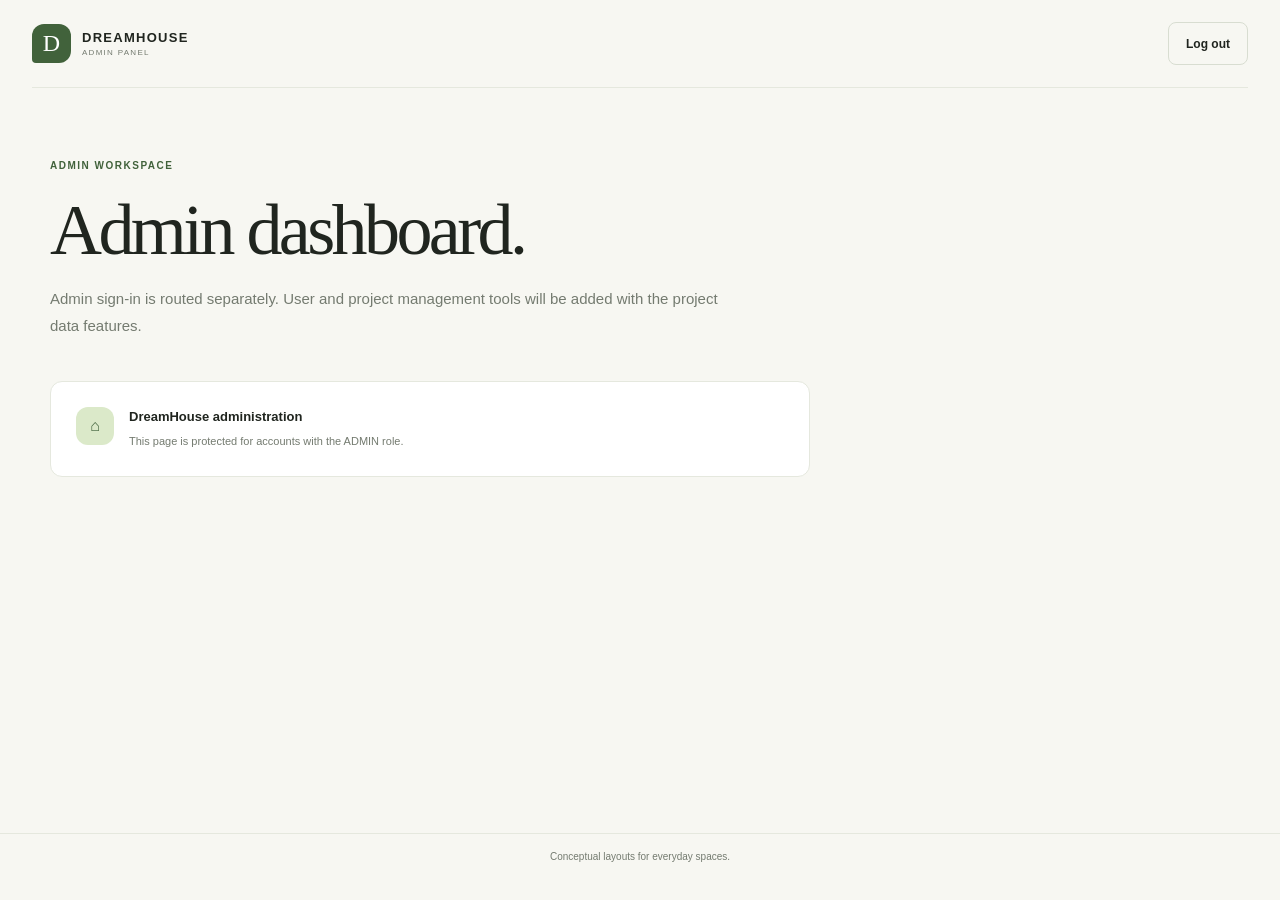
<file: src/main/webapp/admin-dashboard.html>
<!doctype html><html lang="en"><head><meta charset="utf-8"><meta name="viewport" content="width=device-width,initial-scale=1"><title>Admin dashboard — DreamHouse</title><link rel="stylesheet" href="css/style.css"><link rel="stylesheet" href="css/auth.css"></head><body class="dashboard-page"><header class="site-header"><a class="brand" href="index.html"><span class="brand-mark">D</span><span class="brand-copy"><strong>DREAMHOUSE</strong><small>ADMIN PANEL</small></span></a><form method="post" action="auth/logout"><button class="button button-outline" type="submit">Log out</button></form></header><main class="dashboard-main"><p class="eyebrow">ADMIN WORKSPACE</p><h1>Admin dashboard.</h1><p class="dashboard-intro">Admin sign-in is routed separately. User and project management tools will be added with the project data features.</p><section class="dashboard-note"><span class="note-icon">⌂</span><div><strong>DreamHouse administration</strong><p>This page is protected for accounts with the ADMIN role.</p></div></section></main><footer class="auth-footer">Conceptual layouts for everyday spaces.</footer></body></html>
<a href="admin-dashboard.html"></a>
</file>
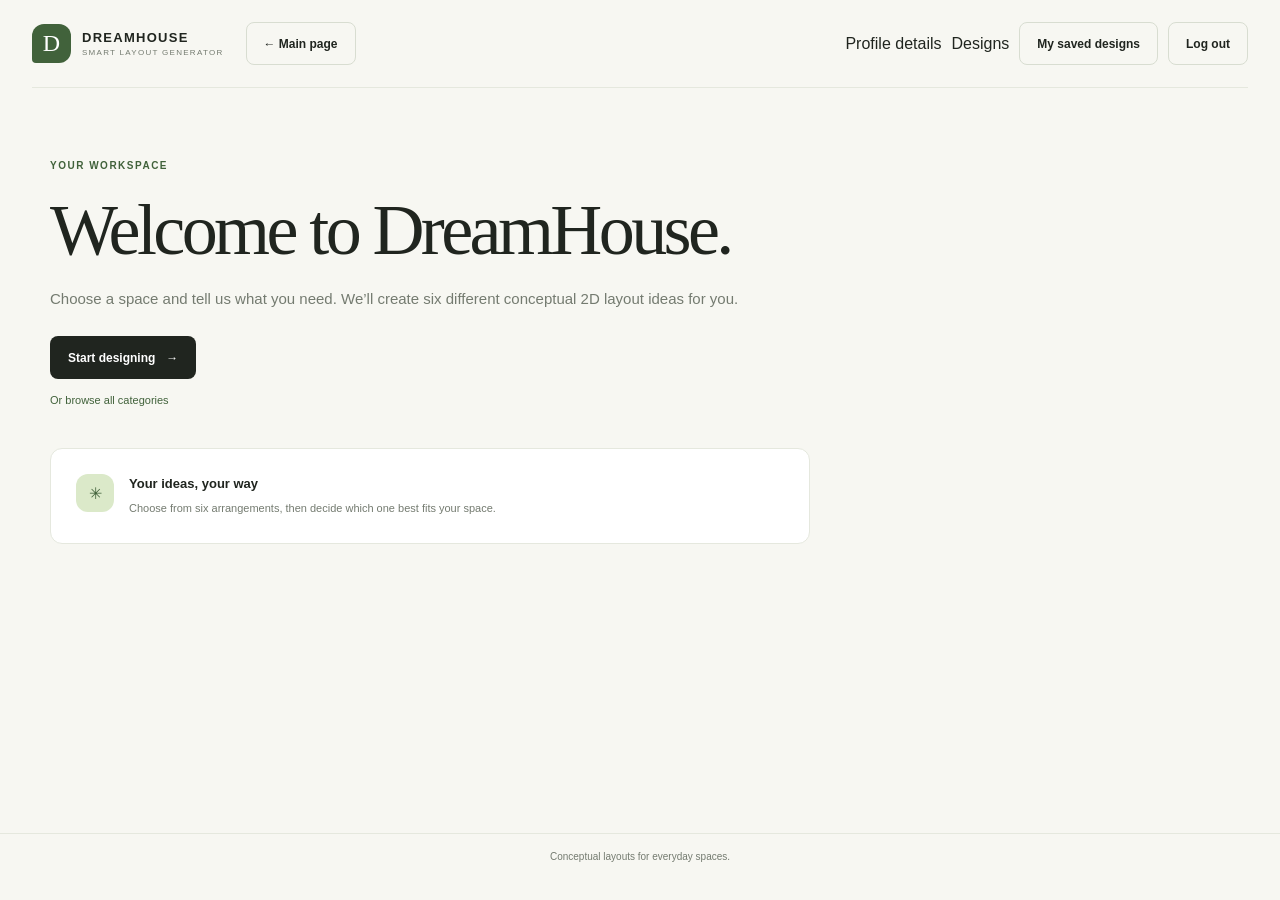
<file: src/main/webapp/dashboard.html>
<!doctype html>
<html lang="en">
<head>
  <meta charset="utf-8"><meta name="viewport" content="width=device-width,initial-scale=1">
  <title>Your dashboard — DreamHouse</title>
  <link rel="stylesheet" href="css/style.css?v=6"><link rel="stylesheet" href="css/auth.css?v=6">
  <script src="js/dashboard.js?v=6" defer></script>
</head>
<body class="dashboard-page">
  <header class="site-header">
    <div class="header-leading"><a class="brand" href="index.html"><span class="brand-mark">D</span><span class="brand-copy"><strong>DREAMHOUSE</strong><small>SMART LAYOUT GENERATOR</small></span></a><a class="button button-outline home-link" href="index.html">← Main page</a></div>
    <nav class="dashboard-nav"><a href="profile.html">Profile details</a><a href="generator.html">Designs</a><a class="button button-outline" href="saved-designs.html">My saved designs</a><form method="post" action="auth/logout"><button class="button button-outline" type="submit">Log out</button></form></nav>
  </header>
  <main class="dashboard-main">
    <p class="eyebrow">YOUR WORKSPACE</p><h1>Welcome to DreamHouse.</h1>
    <p class="dashboard-intro">Choose a space and tell us what you need. We’ll create six different conceptual 2D layout ideas for you.</p>
    <div class="selected-category" id="selected-category-message" hidden></div>
    <a class="button button-dark" id="start-designing" href="generator.html">Start designing <span aria-hidden="true">→</span></a>
    <p class="dashboard-browse"><a href="index.html#categories">Or browse all categories</a></p>
    <section class="dashboard-note"><span class="note-icon">✳</span><div><strong>Your ideas, your way</strong><p>Choose from six arrangements, then decide which one best fits your space.</p></div></section>
  </main>
  <footer class="auth-footer">Conceptual layouts for everyday spaces.</footer>
</body>
</html>
</file>
<file: src/main/webapp/css/style.css>
:root {
  color-scheme: light;
  --ink: #20251f;
  --muted: #747b70;
  --paper: #f7f7f2;
  --white: #fff;
  --line: #e5e8de;
  --green: #dbe9c9;
  --green-strong: #41623b;
  --orange: #f2a36f;
  --lilac: #e9e3f1;
  --blue: #dce8ec;
  --yellow: #f6e8b8;
  --radius: 18px;
  font-family: Inter, "Segoe UI", Arial, sans-serif;
}
* { box-sizing: border-box; }
html { scroll-behavior: smooth; }
body { margin: 0; color: var(--ink); background: var(--paper); }
button, a { font: inherit; }
a { color: inherit; text-decoration: none; }
.site-header { width: min(1380px, calc(100% - 64px)); height: 88px; margin: auto; display: flex; align-items: center; justify-content: space-between; gap: 28px; border-bottom: 1px solid var(--line); }
.header-leading { display: flex; align-items: center; gap: 22px; flex: 0 0 auto; }
.home-link { color: var(--muted); font-size: 12px; font-weight: 650; }
.home-link:hover, .member-link:hover { color: var(--green-strong); }
.brand { display: inline-flex; align-items: center; gap: 11px; }
.brand-mark { width: 39px; height: 39px; display: grid; place-items: center; color: var(--white); background: var(--green-strong); border-radius: 12px 12px 12px 4px; font-family: Georgia, serif; font-size: 24px; }
.brand-copy { display: grid; gap: 3px; letter-spacing: .08em; }
.brand-copy strong { font-size: 13px; }
.brand-copy small { color: var(--muted); font-size: 8px; letter-spacing: .16em; }
.top-nav { display: flex; align-items: center; justify-content: flex-end; gap: 18px; }
#guest-nav, #member-nav { display: flex; align-items: center; gap: 10px; }
#guest-nav[hidden], #member-nav[hidden] { display: none; }
#member-nav form { margin: 0; }
.member-welcome { color: var(--green-strong); font-size: 12px; white-space: nowrap; }
.member-link { color: #525a50; font-size: 12px; font-weight: 600; white-space: nowrap; }
.nav-link { margin-right: 8px; color: #525a50; font-size: 13px; }
.button { min-height: 43px; padding: 0 17px; display: inline-flex; align-items: center; justify-content: center; gap: 11px; border: 1px solid transparent; border-radius: 8px; cursor: pointer; font-size: 12px; font-weight: 650; transition: transform .18s, background .18s; }
.button:hover { transform: translateY(-2px); }
.button-dark { color: white; background: var(--ink); }
.button-dark:hover { background: #354234; }
.button-outline { color: var(--ink); background: transparent; border-color: #d8ddd1; }
.button-outline:hover { background: var(--white); }
.hero { width: min(1240px, calc(100% - 64px)); margin: 0 auto; padding: 74px 0 84px; display: grid; grid-template-columns: 1fr 1fr; align-items: center; gap: 55px; }
.eyebrow { margin: 0 0 18px; color: var(--green-strong); font-size: 10px; font-weight: 750; letter-spacing: .15em; }
.eyebrow-dot { width: 7px; height: 7px; margin-right: 7px; display: inline-block; border-radius: 50%; background: var(--orange); vertical-align: 1px; }
h1, h2, h3, p { margin-top: 0; }
.hero h1 { margin: 0; font-family: Georgia, "Times New Roman", serif; font-size: clamp(48px, 5.6vw, 75px); font-weight: 500; letter-spacing: -.055em; line-height: .99; }
.hero h1 span { color: var(--green-strong); }
.hero-description { max-width: 440px; margin: 23px 0 24px; color: var(--muted); font-size: 15px; line-height: 1.8; }
.hero-button { min-height: 49px; padding: 0 20px; }
.hero-note { margin: 18px 0 0; color: var(--muted); font-size: 11px; }
.hero-note span { margin-right: 5px; color: var(--orange); }
.hero-art { min-height: 365px; position: relative; display: grid; place-items: center; border-radius: 48% 52% 45% 55% / 47% 45% 55% 53%; background: #edf0e5; }
.floor-plan { width: min(360px, 75%); aspect-ratio: 1.16; padding: 8px; position: relative; display: grid; grid-template-columns: 1.2fr .8fr; grid-template-rows: 1fr 1fr; gap: 5px; border: 5px solid #454d42; background: #454d42; transform: rotate(-4deg); box-shadow: 13px 16px 0 #d6ddca; }
.plan-room { position: relative; display: flex; flex-direction: column; justify-content: center; align-items: center; gap: 4px; color: #41483e; }
.plan-room strong { font-size: 10px; letter-spacing: .1em; }
.plan-room small { position: absolute; right: 9px; top: 8px; color: #757b71; font-size: 8px; }
.room-icon { font-family: Georgia, serif; font-size: 22px; }
.room-living { grid-row: 1; grid-column: 1; background: #f5e7c8; }
.room-kitchen { grid-row: 1; grid-column: 2; background: #dbe9d5; }
.room-bed { grid-row: 2; grid-column: 1; background: #e1e9e9; }
.room-bath { grid-row: 2; grid-column: 2; background: #e9e2ef; }
.plan-door { position: absolute; bottom: -5px; left: 21%; width: 42px; height: 6px; background: var(--paper); }
.art-stamp { position: absolute; z-index: 1; top: 32px; left: 32px; padding: 13px 15px; color: var(--ink); background: var(--yellow); border-radius: 50%; font-family: Georgia, serif; font-size: 10px; line-height: 1.4; text-align: center; transform: rotate(-12deg); }
.art-spark { position: absolute; color: var(--orange); font-size: 29px; }
.spark-one { top: 48px; right: 67px; }
.spark-two { bottom: 59px; left: 43px; color: var(--green-strong); font-size: 19px; }
.art-caption { position: absolute; bottom: 26px; right: 47px; color: var(--muted); font-family: Georgia, serif; font-size: 13px; font-style: italic; }
.categories-section { padding: 76px max(32px, calc((100% - 1240px) / 2)) 88px; background: var(--white); }
.section-heading { margin-bottom: 30px; display: flex; justify-content: space-between; align-items: end; gap: 20px; }
.section-heading .eyebrow, .how-heading .eyebrow { margin-bottom: 10px; }
.section-heading h2, .how-heading h2 { margin: 0; font-family: Georgia, "Times New Roman", serif; font-size: clamp(32px, 4vw, 45px); font-weight: 500; letter-spacing: -.04em; }
.section-heading > p { margin: 0 0 3px; color: var(--muted); font-size: 12px; line-height: 1.7; text-align: right; }
.category-grid { display: grid; grid-template-columns: repeat(5, minmax(0, 1fr)); gap: 13px; }
.category-card { min-height: 158px; padding: 18px; position: relative; display: flex; flex-direction: column; align-items: flex-start; border: 1px solid #eceee7; border-radius: 13px; background: var(--paper); cursor: pointer; text-align: left; transition: transform .2s, box-shadow .2s, border-color .2s; }
.category-card:hover { transform: translateY(-4px); border-color: #bacbb0; box-shadow: 0 12px 25px #20251f0e; }
.category-card:focus-visible, .button:focus-visible, a:focus-visible, button:focus-visible { outline: 3px solid #92ae7f; outline-offset: 3px; }
.category-icon { width: 38px; height: 38px; margin-bottom: 19px; display: grid; place-items: center; border-radius: 12px; font-family: Georgia, serif; font-size: 19px; }
.category-card:nth-child(5n+1) .category-icon { background: var(--green); }
.category-card:nth-child(5n+2) .category-icon { background: var(--yellow); }
.category-card:nth-child(5n+3) .category-icon { background: var(--lilac); }
.category-card:nth-child(5n+4) .category-icon { background: #f6e1d5; }
.category-card:nth-child(5n) .category-icon { background: var(--blue); }
.category-name { font-size: 14px; font-weight: 700; }
.category-sub { margin-top: 5px; color: var(--muted); font-size: 10px; }
.category-arrow { position: absolute; top: 18px; right: 17px; color: #81877c; font-size: 16px; }
.category-card.coming-soon { color: #81877c; background: #fafaf7; cursor: default; border-style: dashed; }
.category-card.coming-soon:hover { transform: none; box-shadow: none; border-color: #eceee7; }
.category-card.coming-soon .category-icon { color: #61695b; background: #eceee7; }
.how-section { width: min(1240px, calc(100% - 64px)); margin: auto; padding: 80px 0 64px; }
.how-heading { margin-bottom: 32px; }
.steps-grid { display: grid; grid-template-columns: repeat(3, 1fr); gap: 14px; }
.step-card { min-height: 190px; padding: 22px; position: relative; border: 1px solid var(--line); border-radius: 13px; background: #fbfbf8; }
.step-number { position: absolute; top: 22px; right: 22px; color: #9ca395; font-size: 10px; letter-spacing: .1em; }
.step-symbol { width: 38px; height: 38px; margin-bottom: 22px; display: grid; place-items: center; border-radius: 12px; background: var(--green); color: var(--green-strong); font-size: 20px; }
.step-card:nth-child(2) .step-symbol { background: var(--yellow); color: #8d7540; }
.step-card:nth-child(3) .step-symbol { background: var(--lilac); color: #6d5b81; }
.step-card h3 { margin-bottom: 7px; font-size: 14px; }
.step-card p { margin: 0; color: var(--muted); font-size: 11px; line-height: 1.65; }
.concept-note { margin: 23px 0 0; color: #8b9186; font-size: 10px; text-align: center; }
.site-footer { min-height: 78px; padding: 20px max(32px, calc((100% - 1240px) / 2)); display: flex; align-items: center; justify-content: space-between; border-top: 1px solid var(--line); color: var(--muted); font-size: 10px; }
.footer-brand { color: var(--ink); font-size: 11px; font-weight: 750; letter-spacing: .09em; }
.auth-dialog { width: min(440px, calc(100% - 32px)); padding: 34px; position: fixed; border: 1px solid var(--line); border-radius: 18px; color: var(--ink); background: var(--paper); box-shadow: 0 25px 100px #10150f44; }
.auth-dialog::backdrop { background: #20251f80; backdrop-filter: blur(3px); }
.dialog-close { width: 32px; height: 32px; position: absolute; top: 14px; right: 14px; border: 1px solid var(--line); border-radius: 50%; color: var(--ink); background: var(--white); cursor: pointer; font-size: 20px; }
.dialog-icon { width: 43px; height: 43px; margin-bottom: 18px; display: grid; place-items: center; border-radius: 14px; background: var(--green); color: var(--green-strong); font-size: 22px; }
.auth-dialog .eyebrow { margin-bottom: 10px; font-size: 9px; }
.auth-dialog h2 { max-width: 310px; margin-bottom: 10px; font-family: Georgia, serif; font-size: 31px; font-weight: 500; letter-spacing: -.04em; }
.auth-dialog > p:not(.eyebrow) { color: var(--muted); font-size: 12px; line-height: 1.7; }
.dialog-actions { margin-top: 22px; display: flex; gap: 10px; }
.dialog-footnote { margin: 18px 0 0 !important; font-size: 10px !important; }
@media (max-width: 900px) { .hero { gap: 25px; } .category-grid { grid-template-columns: repeat(3, minmax(0, 1fr)); } }
@media (max-width: 620px) { .site-header, .hero, .how-section { width: calc(100% - 36px); } .site-header { height: 72px; gap: 9px; } .header-leading { gap: 0; } .home-link { display: none; } .top-nav { gap: 8px; } .nav-link, .member-welcome, .member-link { display: none; } .top-nav .button { min-height: 38px; padding: 0 10px; font-size: 10px; } .brand-copy strong { font-size: 11px; } .brand-copy small { font-size: 7px; } .brand-mark { width: 34px; height: 34px; } .hero { padding: 54px 0 62px; grid-template-columns: 1fr; } .hero h1 { font-size: 56px; } .hero-art { min-height: 300px; } .categories-section { padding: 58px 18px 64px; } .section-heading { align-items: start; flex-direction: column; } .section-heading > p { text-align: left; } .category-grid { grid-template-columns: repeat(2, minmax(0, 1fr)); gap: 9px; } .category-card { min-height: 143px; padding: 14px; } .category-icon { margin-bottom: 14px; } .steps-grid { grid-template-columns: 1fr; } .step-card { min-height: 155px; } .site-footer { padding: 22px 18px; align-items: flex-start; flex-direction: column; gap: 8px; } }
@media(max-width:620px){#member-nav a:first-child{display:none}#member-nav{gap:6px}.top-nav .button{white-space:nowrap}}

/* Keep the desktop presentation broad enough for the classroom display. */
@media(min-width:1280px){.hero,.how-section{width:min(1380px,calc(100% - 64px))}.categories-section{padding-left:max(32px,calc((100% - 1380px)/2));padding-right:max(32px,calc((100% - 1380px)/2))}.site-footer{padding-left:max(32px,calc((100% - 1380px)/2));padding-right:max(32px,calc((100% - 1380px)/2))}}
</file>
<file: src/main/webapp/css/auth.css>
.auth-page{min-height:100vh;background:var(--paper)}.auth-header{height:76px}.back-link{color:var(--muted);font-size:12px}.auth-main{width:min(1020px,calc(100% - 48px));min-height:calc(100vh - 140px);margin:auto;padding:42px 0;display:grid;grid-template-columns:.9fr 1.1fr;align-items:center;gap:clamp(34px,7vw,90px)}.auth-aside h1{margin:0 0 18px;font-family:Georgia,serif;font-size:clamp(45px,5vw,62px);font-weight:500;letter-spacing:-.055em;line-height:1.02}.auth-aside h1 span{color:var(--green-strong)}.auth-aside>p:not(.eyebrow){max-width:340px;color:var(--muted);font-size:13px;line-height:1.75}.mini-plan{width:220px;height:130px;margin-top:26px;padding:5px;display:grid;grid-template-columns:1.2fr .8fr;grid-template-rows:1fr 1fr;gap:4px;transform:rotate(-4deg);background:#454d42;box-shadow:8px 10px 0 var(--green)}.mini-plan div{display:grid;place-items:center;color:#51584d;background:#f4e6c7;font-size:8px;font-weight:700;letter-spacing:.12em}.mini-plan div:nth-child(2){background:#dbe9d5}.mini-plan div:nth-child(3){background:#e1e9e9}.mini-plan div:nth-child(4){background:#e9e2ef}.auth-card{max-width:430px;width:100%;padding:34px;border:1px solid var(--line);border-radius:16px;background:var(--white);box-shadow:0 18px 45px #20251f0a}.auth-card .eyebrow{margin-bottom:9px;font-size:9px}.auth-card h2{margin:0 0 7px;font-family:Georgia,serif;font-size:34px;font-weight:500;letter-spacing:-.04em}.auth-intro{margin:0 0 22px;color:var(--muted);font-size:12px}.auth-card form{display:grid;gap:9px}.auth-card label{margin-top:6px;display:flex;justify-content:space-between;color:#42483f;font-size:11px;font-weight:650}.auth-card input,.auth-card select{width:100%;min-height:43px;padding:0 12px;border:1px solid #dfe3da;border-radius:7px;color:var(--ink);background:#fcfcf9;font:inherit;font-size:12px}.auth-card input:focus,.auth-card select:focus{outline:2px solid #9bb58e;outline-offset:1px}.auth-card input::placeholder{color:#a2a79d}.label-hint{color:var(--muted);font-size:9px;font-weight:400}.submit-button{width:100%;min-height:46px;margin-top:12px}.auth-switch{margin:19px 0 0;color:var(--muted);font-size:11px;text-align:center}.auth-switch a{color:var(--green-strong);font-weight:700;text-decoration:underline;text-underline-offset:3px}.admin-hint{margin:13px 0 0;color:#898f84;font-size:9px;line-height:1.5;text-align:center}.form-message{margin:0 0 15px;padding:10px 12px;border-radius:7px;color:#744b27;background:#fbf0d9;font-size:11px;line-height:1.5}.form-message[data-kind=success]{color:#3f6038;background:#e8f1e2}.auth-footer{padding:17px 24px;border-top:1px solid var(--line);color:var(--muted);font-size:10px;text-align:center}.dashboard-page{min-height:100vh}.dashboard-page .site-header form{margin:0}.dashboard-main{width:min(950px,calc(100% - 48px));min-height:calc(100vh - 155px);margin:auto;padding:82px 0}.dashboard-main h1{margin:0 0 13px;font-family:Georgia,serif;font-size:clamp(42px,6vw,64px);font-weight:500;letter-spacing:-.05em}.dashboard-intro{max-width:560px;margin-bottom:24px;color:var(--muted);font-size:14px;line-height:1.8}.selected-category{width:fit-content;margin:0 0 22px;padding:10px 14px;border:1px solid #d5e1cc;border-radius:8px;color:var(--green-strong);background:#edf3e8;font-size:12px}.dashboard-note{max-width:560px;margin-top:42px;padding:22px;display:flex;gap:15px;border:1px solid var(--line);border-radius:12px;background:var(--white)}.note-icon{width:38px;height:38px;flex:0 0 38px;display:grid;place-items:center;border-radius:12px;color:var(--green-strong);background:var(--green)}.dashboard-note strong{font-size:13px}.dashboard-note p{margin:7px 0 0;color:var(--muted);font-size:11px;line-height:1.7}@media(max-width:720px){.auth-main{grid-template-columns:1fr;gap:24px}.auth-aside{text-align:center}.auth-aside>p:not(.eyebrow){margin-left:auto;margin-right:auto}.mini-plan{margin-left:auto;margin-right:auto}.auth-card{margin:auto;padding:27px}.auth-aside h1{font-size:44px}.dashboard-main{padding:55px 0}}

.dashboard-browse{margin-top:15px;font-size:11px}.dashboard-browse a{color:var(--green-strong);text-underline-offset:3px}
.dashboard-nav{display:flex;align-items:center;gap:10px}.dashboard-nav form{margin:0}
.dashboard-main{width:min(1180px,calc(100% - 64px));padding:72px 0}.dashboard-main h1{font-size:clamp(48px,6vw,72px)}.dashboard-intro{max-width:700px;font-size:15px}.dashboard-note{max-width:760px;padding:25px}.dashboard-nav{flex-wrap:nowrap;white-space:nowrap}.dashboard-nav .button{min-height:43px}
@media(max-width:720px){.dashboard-main{width:calc(100% - 36px);padding:55px 0}.dashboard-nav{gap:6px}.dashboard-nav .button{padding:0 9px;font-size:10px}}

.profile-main{width:min(1180px,calc(100% - 64px));min-height:calc(100vh - 155px);margin:auto;padding:80px 0}.profile-card{max-width:760px;padding:clamp(28px,5vw,52px);border:1px solid var(--line);border-radius:20px;background:var(--white);box-shadow:0 20px 60px #20251f0c}.profile-card h1{margin:0 0 11px;font-family:Georgia,serif;font-size:clamp(42px,5vw,66px);font-weight:500;letter-spacing:-.05em}.profile-intro{max-width:520px;color:var(--muted);font-size:14px;line-height:1.7}.profile-details{display:grid;grid-template-columns:repeat(3,minmax(0,1fr));gap:12px;margin:31px 0}.profile-details div{min-height:105px;padding:18px;border:1px solid var(--line);border-radius:12px;background:#fbfcf9}.profile-details dt{margin-bottom:9px;color:var(--green-strong);font-size:10px;font-weight:750;letter-spacing:.1em;text-transform:uppercase}.profile-details dd{margin:0;overflow-wrap:anywhere;color:var(--ink);font-size:14px;font-weight:650;line-height:1.5}@media(max-width:720px){.profile-main{width:calc(100% - 36px);padding:55px 0}.profile-details{grid-template-columns:1fr}.profile-card{padding:27px}}
</file>
